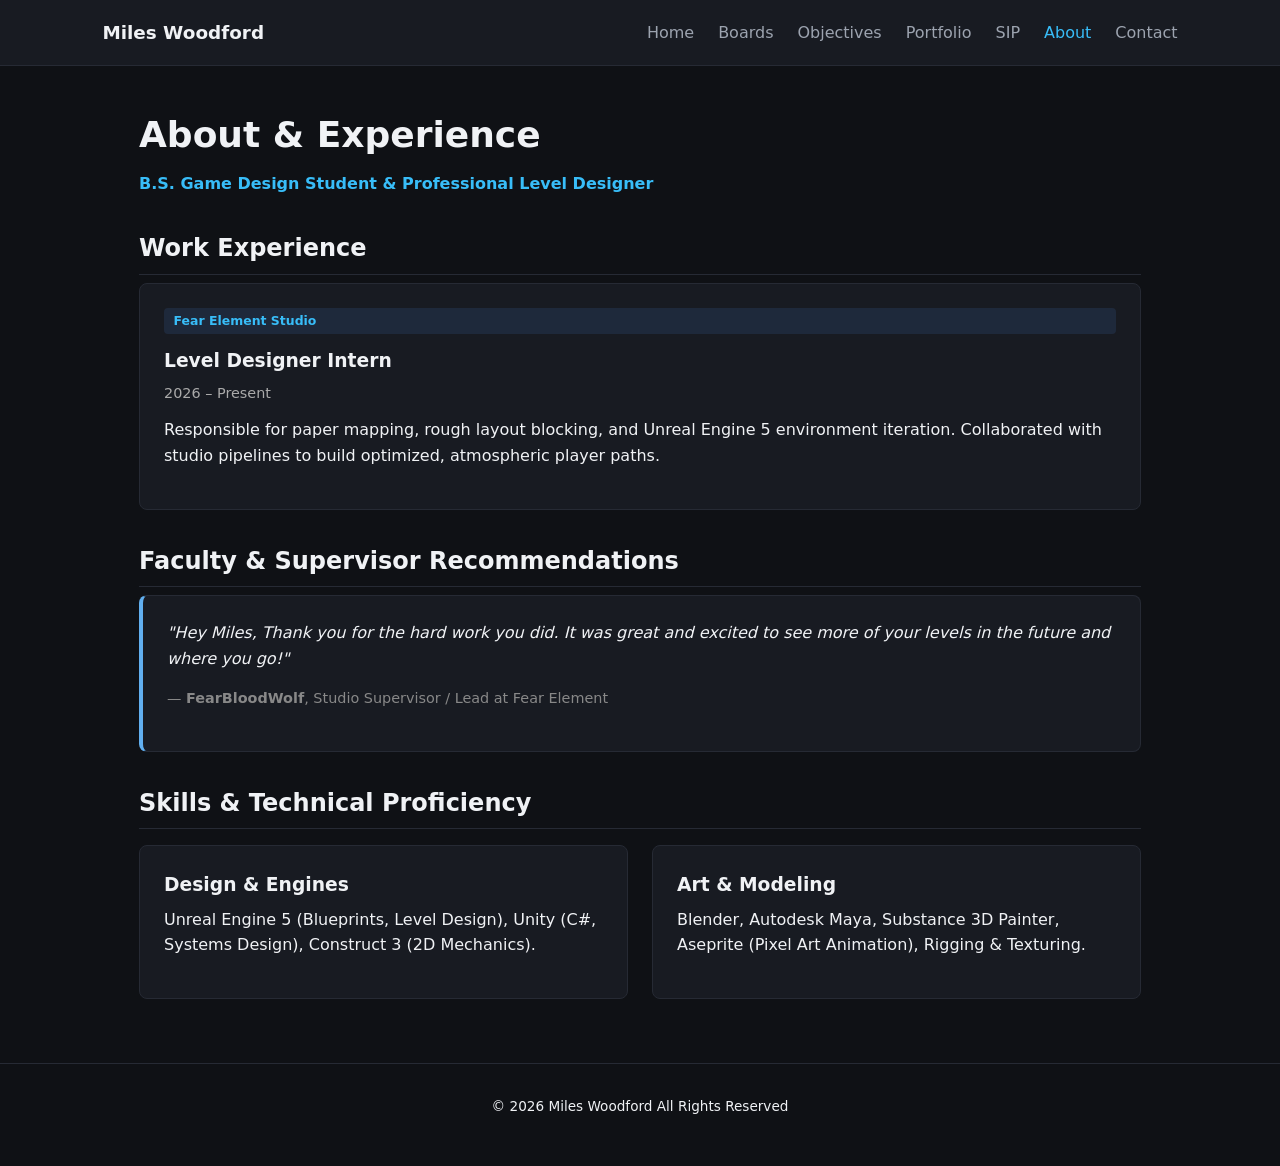
<file: about.html>
<!DOCTYPE html>
<html lang="en">
<head>
  <meta charset="UTF-8">
  <meta name="viewport" content="width=device-width, initial-scale=1.0">
  <title>Miles Woodford | About &amp; Experience</title>
  <link rel="stylesheet" href="css/style.css">
</head>
<body>

  <nav>
    <a href="index.html" class="logo">Miles Woodford</a>
    <ul>
      <li><a href="index.html">Home</a></li>
      <li><a href="boards.html">Boards</a></li>
      <li><a href="objectives.html">Objectives</a></li>
      <li><a href="portfolio.html">Portfolio</a></li>
      <li><a href="sip.html">SIP</a></li>
      <li><a href="about.html" class="active">About</a></li>
      <li><a href="contact.html">Contact</a></li>
    </ul>
  </nav>

  <main>
    <section class="hero">
      <h1>About &amp; Experience</h1>
      <p class="subtitle">B.S. Game Design Student &amp; Professional Level Designer</p>
    </section>

    <h2>Work Experience</h2>
    <div class="card" style="margin-bottom: 2rem;">
      <span class="tag">Fear Element Studio</span>
      <h3>Level Designer Intern</h3>
      <p style="color: #aaa; font-size: 0.9rem; margin-bottom: 0.75rem;">2026 – Present</p>
      <p>Responsible for paper mapping, rough layout blocking, and Unreal Engine 5 environment iteration. Collaborated with studio pipelines to build optimized, atmospheric player paths.</p>
    </div>

    <h2>Faculty &amp; Supervisor Recommendations</h2>
    <div class="card" style="margin-bottom: 2rem; border-left: 4px solid #61afef;">
      <p style="font-style: italic; margin-bottom: 1rem;">"Hey Miles, Thank you for the hard work you did. It was great and excited to see more of your levels in the future and where you go!"</p>
      <p style="font-size: 0.9rem; color: #888;">— <strong>FearBloodWolf</strong>, Studio Supervisor / Lead at Fear Element</p>
    </div>

    <h2>Skills &amp; Technical Proficiency</h2>
    <div class="grid">
      <div class="card">
        <h3>Design &amp; Engines</h3>
        <p>Unreal Engine 5 (Blueprints, Level Design), Unity (C#, Systems Design), Construct 3 (2D Mechanics).</p>
      </div>
      <div class="card">
        <h3>Art &amp; Modeling</h3>
        <p>Blender, Autodesk Maya, Substance 3D Painter, Aseprite (Pixel Art Animation), Rigging &amp; Texturing.</p>
      </div>
    </div>
  </main>

  <footer>
    <p>&copy; 2026 Miles Woodford All Rights Reserved</p>
  </footer>

</body>
</html>
</file>
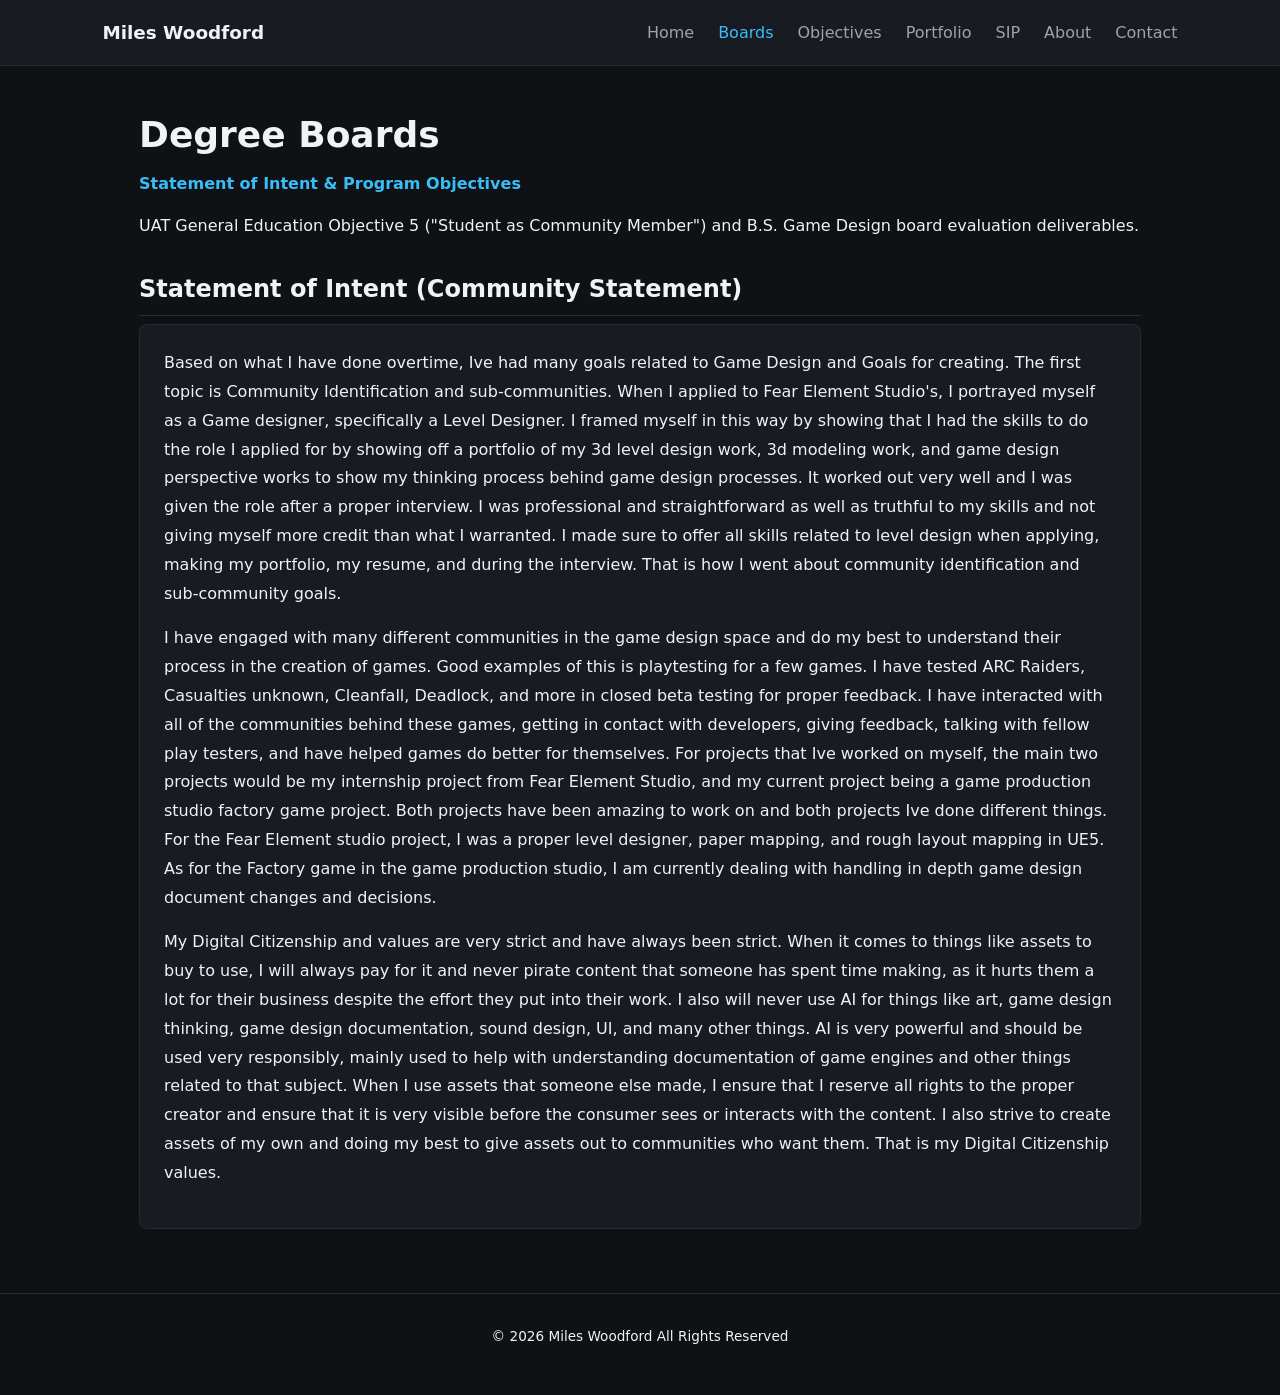
<file: boards.html>
<!DOCTYPE html>
<html lang="en">
<head>
  <meta charset="UTF-8">
  <meta name="viewport" content="width=device-width, initial-scale=1.0">
  <title>Miles Woodford | Boards &amp; Statement of Intent</title>
  <link rel="stylesheet" href="css/style.css">
</head>
<body>

  <nav>
    <a href="index.html" class="logo">Miles Woodford</a>
    <ul>
      <li><a href="index.html">Home</a></li>
      <li><a href="boards.html" class="active">Boards</a></li>
      <li><a href="objectives.html">Objectives</a></li>
      <li><a href="portfolio.html">Portfolio</a></li>
      <li><a href="sip.html">SIP</a></li>
      <li><a href="about.html">About</a></li>
      <li><a href="contact.html">Contact</a></li>
    </ul>
  </nav>

  <main>
    <section class="hero">
      <h1>Degree Boards</h1>
      <p class="subtitle">Statement of Intent &amp; Program Objectives</p>
      <p>UAT General Education Objective 5 ("Student as Community Member") and B.S. Game Design board evaluation deliverables.</p>
    </section>

    <h2>Statement of Intent (Community Statement)</h2>
    <div class="card" style="margin-bottom: 2.5rem; line-height: 1.8;">
      <p style="margin-bottom: 1rem;">Based on what I have done overtime, Ive had many goals related to Game Design and Goals for creating. The first topic is Community Identification and sub-communities. When I applied to Fear Element Studio's, I portrayed myself as a Game designer, specifically a Level Designer. I framed myself in this way by showing that I had the skills to do the role I applied for by showing off a portfolio of my 3d level design work, 3d modeling work, and game design perspective works to show my thinking process behind game design processes. It worked out very well and I was given the role after a proper interview. I was professional and straightforward as well as truthful to my skills and not giving myself more credit than what I warranted. I made sure to offer all skills related to level design when applying, making my portfolio, my resume, and during the interview. That is how I went about community identification and sub-community goals.</p>

      <p style="margin-bottom: 1rem;">I have engaged with many different communities in the game design space and do my best to understand their process in the creation of games. Good examples of this is playtesting for a few games. I have tested ARC Raiders, Casualties unknown, Cleanfall, Deadlock, and more in closed beta testing for proper feedback. I have interacted with all of the communities behind these games, getting in contact with developers, giving feedback, talking with fellow play testers, and have helped games do better for themselves. For projects that Ive worked on myself, the main two projects would be my internship project from Fear Element Studio, and my current project being a game production studio factory game project. Both projects have been amazing to work on and both projects Ive done different things. For the Fear Element studio project, I was a proper level designer, paper mapping, and rough layout mapping in UE5. As for the Factory game in the game production studio, I am currently dealing with handling in depth game design document changes and decisions.</p>

      <p>My Digital Citizenship and values are very strict and have always been strict. When it comes to things like assets to buy to use, I will always pay for it and never pirate content that someone has spent time making, as it hurts them a lot for their business despite the effort they put into their work. I also will never use AI for things like art, game design thinking, game design documentation, sound design, UI, and many other things. AI is very powerful and should be used very responsibly, mainly used to help with understanding documentation of game engines and other things related to that subject. When I use assets that someone else made, I ensure that I reserve all rights to the proper creator and ensure that it is very visible before the consumer sees or interacts with the content. I also strive to create assets of my own and doing my best to give assets out to communities who want them. That is my Digital Citizenship values.</p>
    </div>
  </main>

  <footer>
    <p>&copy; 2026 Miles Woodford All Rights Reserved</p>
  </footer>

</body>
</html>
</file>
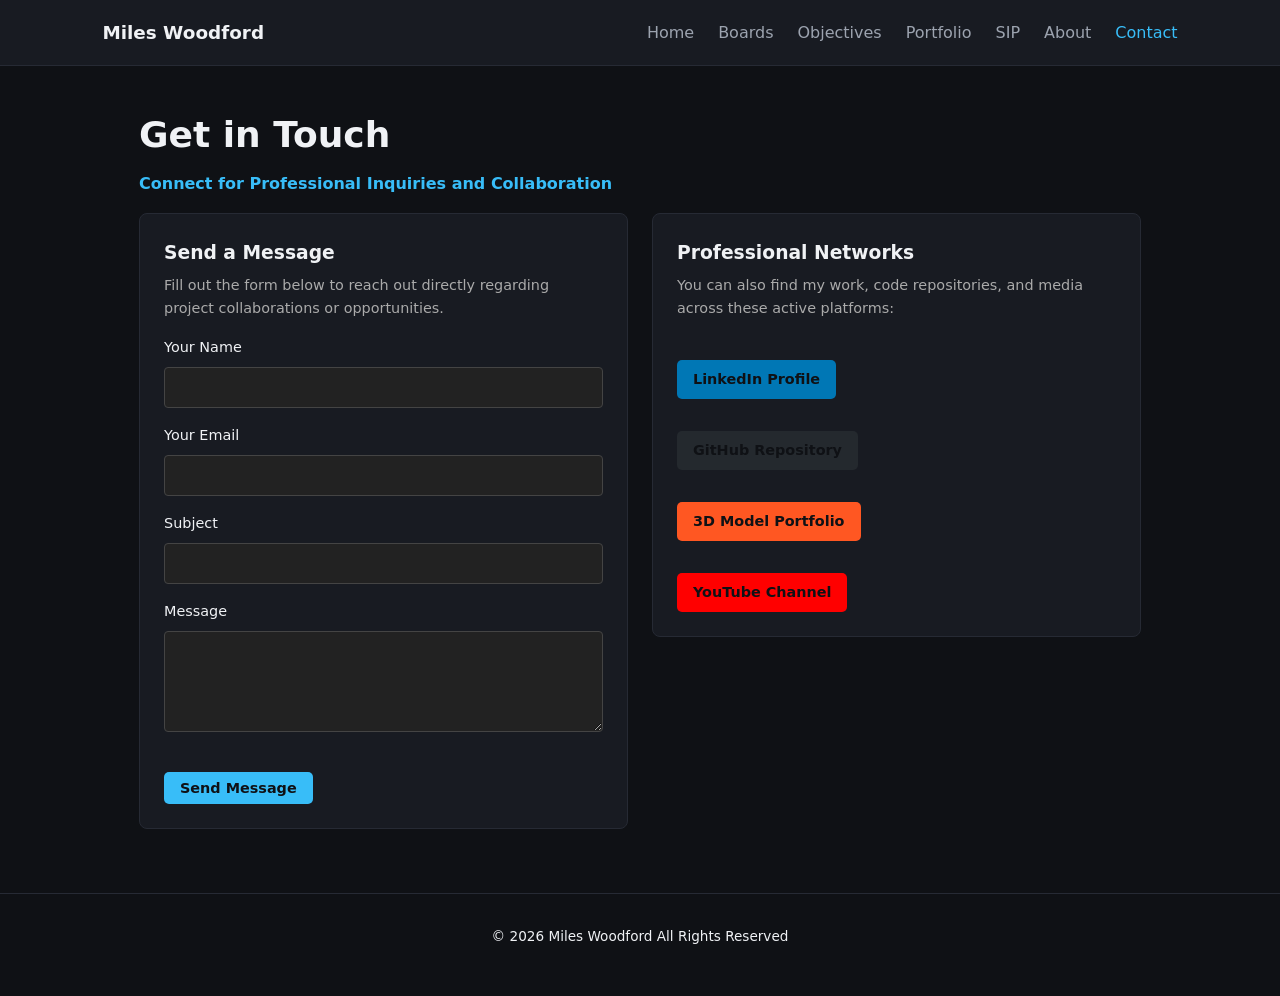
<file: contact.html>
<!DOCTYPE html>
<html lang="en">
<head>
  <meta charset="UTF-8">
  <meta name="viewport" content="width=device-width, initial-scale=1.0">
  <title>Miles Woodford | Contact</title>
  <link rel="stylesheet" href="css/style.css">
</head>
<body>

  <nav>
    <a href="index.html" class="logo">Miles Woodford</a>
    <ul>
      <li><a href="index.html">Home</a></li>
      <li><a href="boards.html">Boards</a></li>
      <li><a href="objectives.html">Objectives</a></li>
      <li><a href="portfolio.html">Portfolio</a></li>
      <li><a href="sip.html">SIP</a></li>
      <li><a href="about.html">About</a></li>
      <li><a href="contact.html" class="active">Contact</a></li>
    </ul>
  </nav>

  <main>
    <section class="hero">
      <h1>Get in Touch</h1>
      <p class="subtitle">Connect for Professional Inquiries and Collaboration</p>
    </section>

    <div class="grid" style="align-items: start;">
      <div class="card">
        <h3>Send a Message</h3>
        <p style="margin-bottom: 1rem; color: #aaa; font-size: 0.9rem;">Fill out the form below to reach out directly regarding project collaborations or opportunities.</p>
        <form action="#" method="POST" style="display: flex; flex-direction: column; gap: 1rem;">
          <div>
            <label style="display: block; margin-bottom: 0.5rem; font-size: 0.9rem;">Your Name</label>
            <input type="text" name="name" required style="width: 100%; padding: 0.75rem; background: #222; border: 1px solid #444; color: #fff; border-radius: 4px;">
          </div>
          <div>
            <label style="display: block; margin-bottom: 0.5rem; font-size: 0.9rem;">Your Email</label>
            <input type="email" name="email" required style="width: 100%; padding: 0.75rem; background: #222; border: 1px solid #444; color: #fff; border-radius: 4px;">
          </div>
          <div>
            <label style="display: block; margin-bottom: 0.5rem; font-size: 0.9rem;">Subject</label>
            <input type="text" name="subject" required style="width: 100%; padding: 0.75rem; background: #222; border: 1px solid #444; color: #fff; border-radius: 4px;">
          </div>
          <div>
            <label style="display: block; margin-bottom: 0.5rem; font-size: 0.9rem;">Message</label>
            <textarea name="message" rows="5" required style="width: 100%; padding: 0.75rem; background: #222; border: 1px solid #444; color: #fff; border-radius: 4px;"></textarea>
          </div>
          <button type="submit" class="btn" style="cursor: pointer; border: none;">Send Message</button>
        </form>
      </div>

      <div class="card">
        <h3>Professional Networks</h3>
        <p style="margin-bottom: 1.5rem; color: #aaa; font-size: 0.9rem;">You can also find my work, code repositories, and media across these active platforms:</p>
        <div style="display: flex; flex-direction: column; gap: 1rem;">
          <a href="https://linkedin.com" target="_blank" class="btn" style="text-align: center; background: #0077b5;">LinkedIn Profile</a>
          <a href="https://github.com/starlight-design111" target="_blank" class="btn" style="text-align: center; background: #24292e;">GitHub Repository</a>
          <a href="https://starlight-design111.github.io/3D-Portfolio/" target="_blank" class="btn" style="text-align: center; background: #ff5722;">3D Model Portfolio</a>
          <a href="https://www.youtube.com/@ScarletStarlight-010" target="_blank" class="btn" style="text-align: center; background: #ff0000;">YouTube Channel</a>
        </div>
      </div>
    </div>
  </main>

  <footer>
    <p>&copy; 2026 Miles Woodford All Rights Reserved</p>
  </footer>

</body>
</html>
</file>
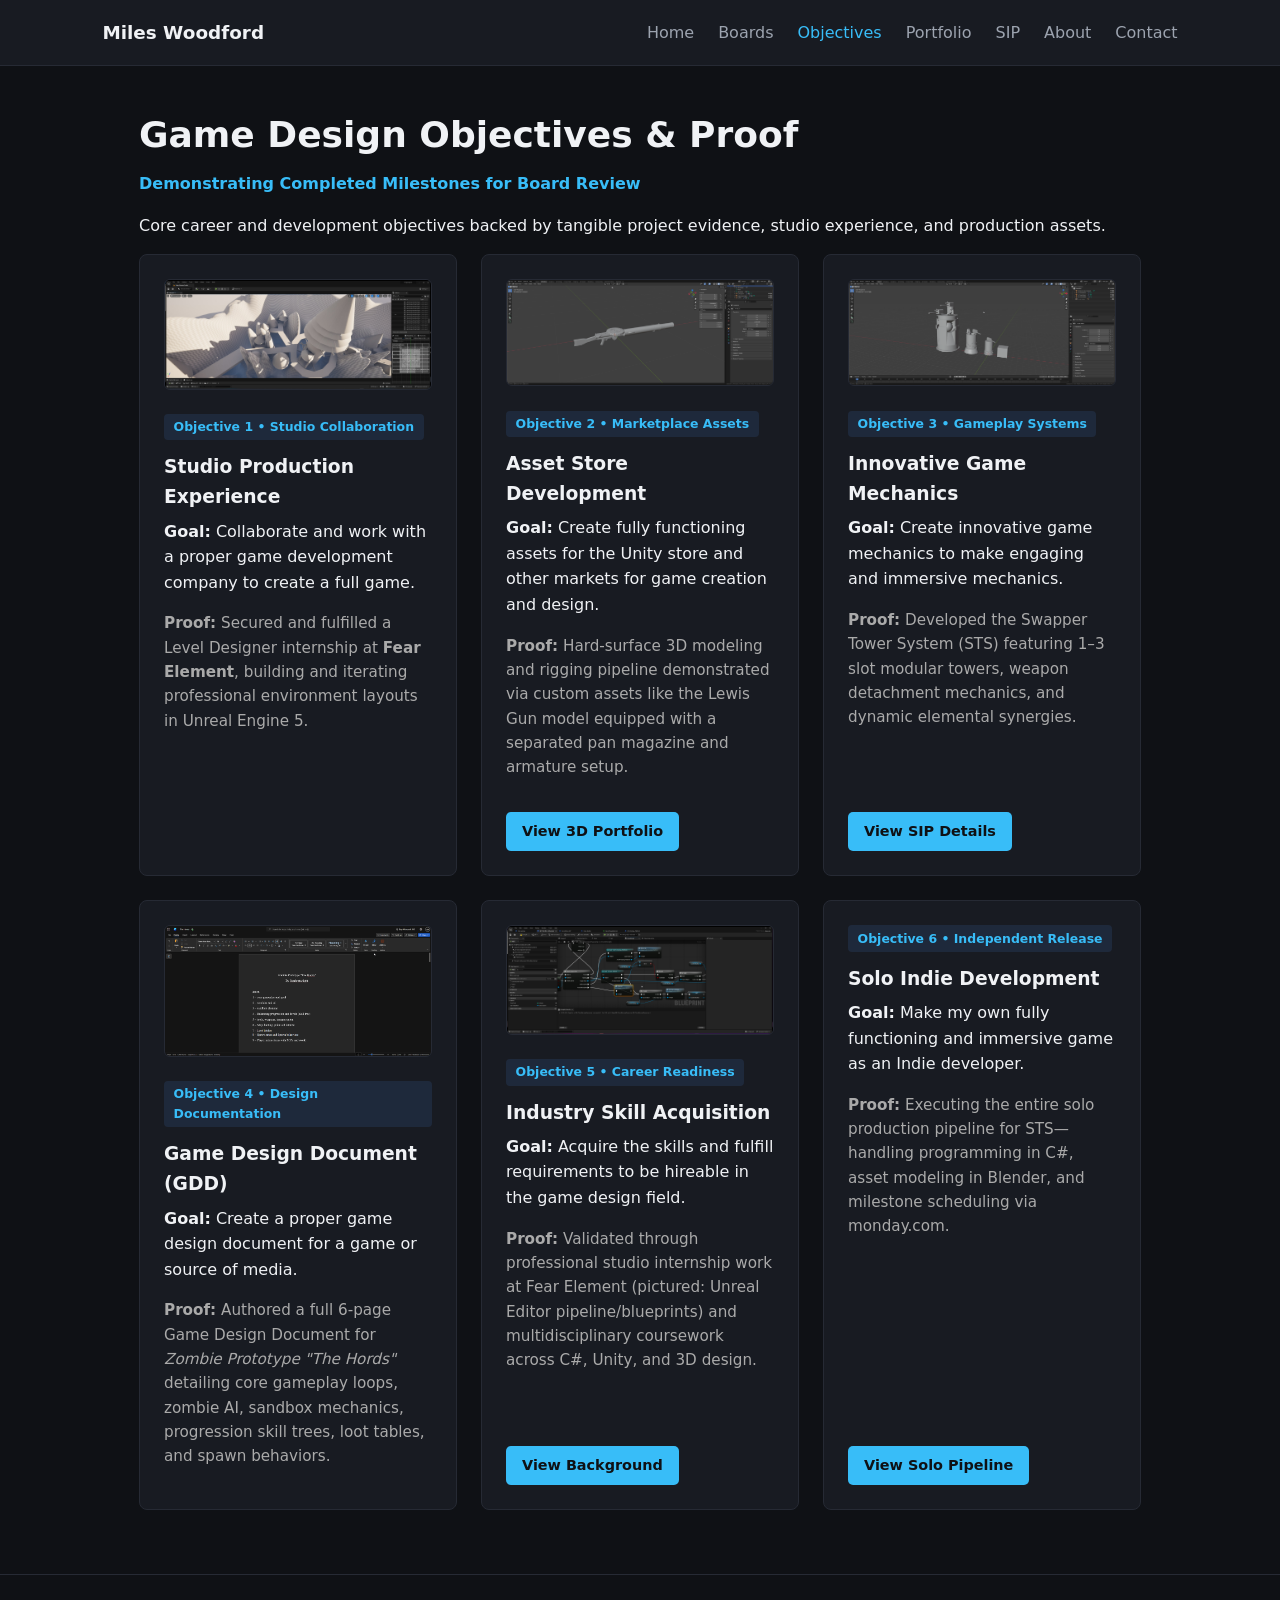
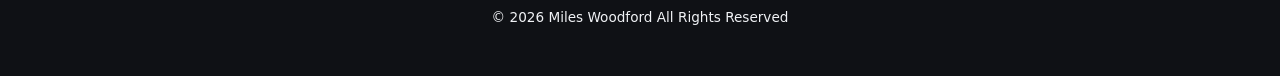
<file: objectives.html>
<!DOCTYPE html>
<html lang="en">
<head>
  <meta charset="UTF-8">
  <meta name="viewport" content="width=device-width, initial-scale=1.0">
  <title>Miles Woodford | Objectives &amp; Proof</title>
  <link rel="stylesheet" href="css/style.css">
</head>
<body>

  <nav>
    <a href="index.html" class="logo">Miles Woodford</a>
    <ul>
      <li><a href="index.html">Home</a></li>
      <li><a href="boards.html">Boards</a></li>
      <li><a href="objectives.html" class="active">Objectives</a></li>
      <li><a href="portfolio.html">Portfolio</a></li>
      <li><a href="sip.html">SIP</a></li>
      <li><a href="about.html">About</a></li>
      <li><a href="contact.html">Contact</a></li>
    </ul>
  </nav>

  <main>
    <section class="hero">
      <h1>Game Design Objectives &amp; Proof</h1>
      <p class="subtitle">Demonstrating Completed Milestones for Board Review</p>
      <p>Core career and development objectives backed by tangible project evidence, studio experience, and production assets.</p>
    </section>

    <div class="grid">
      <!-- Objective 1 -->
      <div class="card">
        <div>
          <img src="assets/UnrealEditor_vIFKzrA0vY.jpg" alt="Fear Element Level Design Work">
          <span class="tag">Objective 1 • Studio Collaboration</span>
          <h3>Studio Production Experience</h3>
          <p><strong>Goal:</strong> Collaborate and work with a proper game development company to create a full game.</p>
          <p style="margin-top: 0.75rem; color: #aaa; font-size: 0.95rem;"><strong>Proof:</strong> Secured and fulfilled a Level Designer internship at <strong>Fear Element</strong>, building and iterating professional environment layouts in Unreal Engine 5.</p>
        </div>
      </div>

      <!-- Objective 2 -->
      <div class="card">
        <div>
          <img src="assets/blender_7kWw8UkM6v.png" alt="Lewis Gun 3D Asset Model">
          <span class="tag">Objective 2 • Marketplace Assets</span>
          <h3>Asset Store Development</h3>
          <p><strong>Goal:</strong> Create fully functioning assets for the Unity store and other markets for game creation and design.</p>
          <p style="margin-top: 0.75rem; color: #aaa; font-size: 0.95rem;"><strong>Proof:</strong> Hard-surface 3D modeling and rigging pipeline demonstrated via custom assets like the Lewis Gun model equipped with a separated pan magazine and armature setup.</p>
        </div>
        <a href="https://starlight-design111.github.io/3D-Portfolio/" target="_blank" class="btn">View 3D Portfolio</a>
      </div>

      <!-- Objective 3 -->
      <div class="card">
        <div>
          <img src="assets/blender_f3UlkpCoZs.png" alt="STS Tower Bases in Blender">
          <span class="tag">Objective 3 • Gameplay Systems</span>
          <h3>Innovative Game Mechanics</h3>
          <p><strong>Goal:</strong> Create innovative game mechanics to make engaging and immersive mechanics.</p>
          <p style="margin-top: 0.75rem; color: #aaa; font-size: 0.95rem;"><strong>Proof:</strong> Developed the Swapper Tower System (STS) featuring 1–3 slot modular towers, weapon detachment mechanics, and dynamic elemental synergies.</p>
        </div>
        <a href="sip.html" class="btn">View SIP Details</a>
      </div>

      <!-- Objective 4 -->
      <div class="card">
        <div>
          <img src="assets/opera_Ata8c6ucGZ.png" alt="Zombie Prototype The Hords GDD Index">
          <span class="tag">Objective 4 • Design Documentation</span>
          <h3>Game Design Document (GDD)</h3>
          <p><strong>Goal:</strong> Create a proper game design document for a game or source of media.</p>
          <p style="margin-top: 0.75rem; color: #aaa; font-size: 0.95rem;"><strong>Proof:</strong> Authored a full 6-page Game Design Document for <em>Zombie Prototype "The Hords"</em> detailing core gameplay loops, zombie AI, sandbox mechanics, progression skill trees, loot tables, and spawn behaviors.</p>
        </div>
      </div>

      <!-- Objective 5 -->
      <div class="card">
        <div>
          <img src="assets/UnrealEditor_x8xv6wuGtv.png" alt="Fear Element Unreal Editor Pipeline">
          <span class="tag">Objective 5 • Career Readiness</span>
          <h3>Industry Skill Acquisition</h3>
          <p><strong>Goal:</strong> Acquire the skills and fulfill requirements to be hireable in the game design field.</p>
          <p style="margin-top: 0.75rem; color: #aaa; font-size: 0.95rem;"><strong>Proof:</strong> Validated through professional studio internship work at Fear Element (pictured: Unreal Editor pipeline/blueprints) and multidisciplinary coursework across C#, Unity, and 3D design.</p>
        </div>
        <a href="about.html" class="btn">View Background</a>
      </div>

      <!-- Objective 6 -->
      <div class="card">
        <div>
          <span class="tag">Objective 6 • Independent Release</span>
          <h3>Solo Indie Development</h3>
          <p><strong>Goal:</strong> Make my own fully functioning and immersive game as an Indie developer.</p>
          <p style="margin-top: 0.75rem; color: #aaa; font-size: 0.95rem;"><strong>Proof:</strong> Executing the entire solo production pipeline for STS—handling programming in C#, asset modeling in Blender, and milestone scheduling via monday.com.</p>
        </div>
        <a href="sip.html" class="btn">View Solo Pipeline</a>
      </div>
    </div>
  </main>

  <footer>
    <p>&copy; 2026 Miles Woodford All Rights Reserved</p>
  </footer>

</body>
</html>
</file>
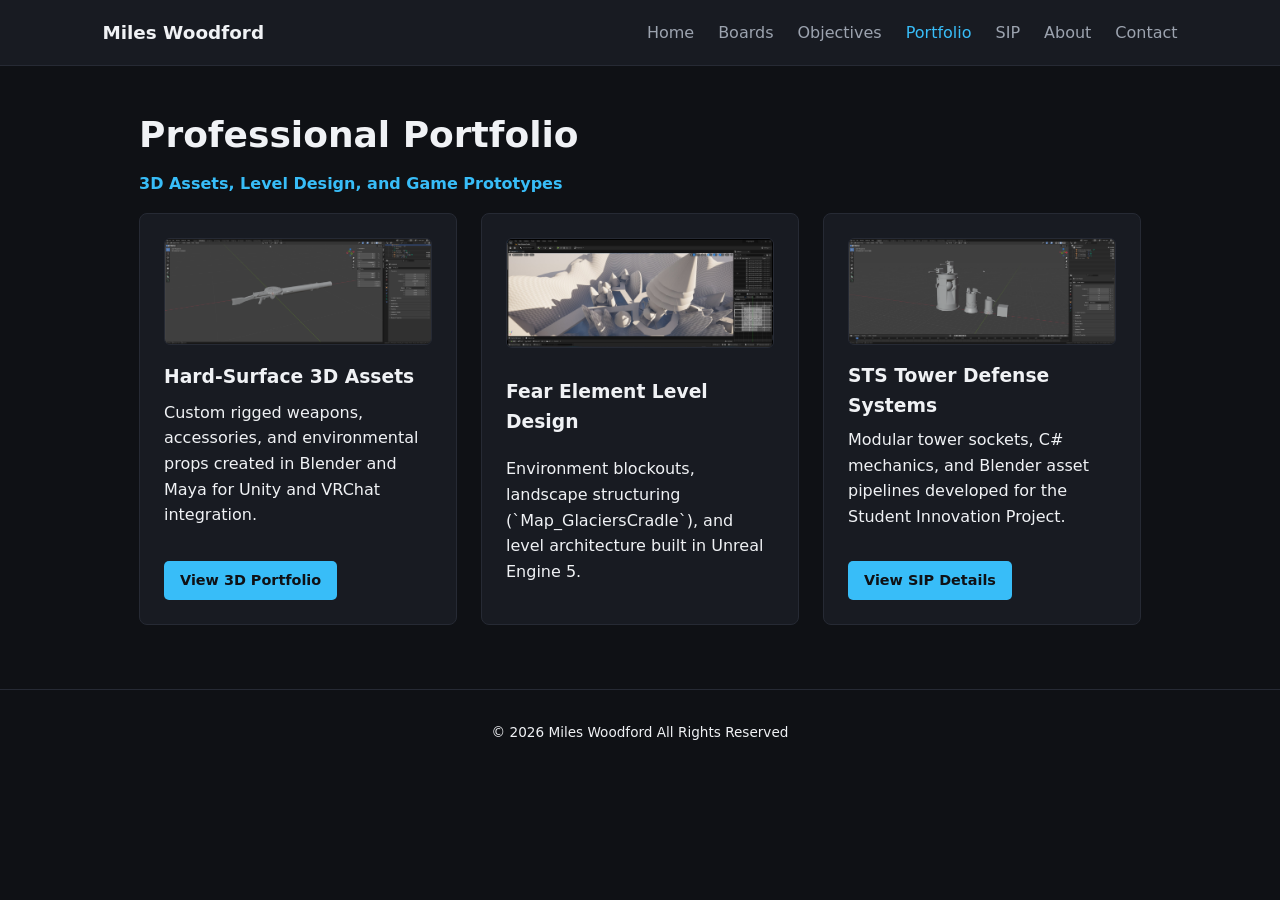
<file: portfolio.html>
<!DOCTYPE html>
<html lang="en">
<head>
  <meta charset="UTF-8">
  <meta name="viewport" content="width=device-width, initial-scale=1.0">
  <title>Miles Woodford | Portfolio</title>
  <link rel="stylesheet" href="css/style.css">
</head>
<body>

  <nav>
    <a href="index.html" class="logo">Miles Woodford</a>
    <ul>
      <li><a href="index.html">Home</a></li>
      <li><a href="boards.html">Boards</a></li>
      <li><a href="objectives.html">Objectives</a></li>
      <li><a href="portfolio.html" class="active">Portfolio</a></li>
      <li><a href="sip.html">SIP</a></li>
      <li><a href="about.html">About</a></li>
      <li><a href="contact.html">Contact</a></li>
    </ul>
  </nav>

  <main>
    <section class="hero">
      <h1>Professional Portfolio</h1>
      <p class="subtitle">3D Assets, Level Design, and Game Prototypes</p>
    </section>

    <div class="grid">
      <div class="card">
        <img src="assets/blender_7kWw8UkM6v.png" alt="Lewis Gun Asset">
        <h3>Hard-Surface 3D Assets</h3>
        <p>Custom rigged weapons, accessories, and environmental props created in Blender and Maya for Unity and VRChat integration.</p>
        <a href="https://starlight-design111.github.io/3D-Portfolio/" target="_blank" class="btn">View 3D Portfolio</a>
      </div>
      <div class="card">
        <img src="assets/UnrealEditor_vIFKzrA0vY.jpg" alt="Fear Element Level Design">
        <h3>Fear Element Level Design</h3>
        <p>Environment blockouts, landscape structuring (`Map_GlaciersCradle`), and level architecture built in Unreal Engine 5.</p>
      </div>
      <div class="card">
        <img src="assets/blender_f3UlkpCoZs.png" alt="STS Towers">
        <h3>STS Tower Defense Systems</h3>
        <p>Modular tower sockets, C# mechanics, and Blender asset pipelines developed for the Student Innovation Project.</p>
        <a href="sip.html" class="btn">View SIP Details</a>
      </div>
    </div>
  </main>

  <footer>
    <p>&copy; 2026 Miles Woodford All Rights Reserved</p>
  </footer>

</body>
</html>
</file>
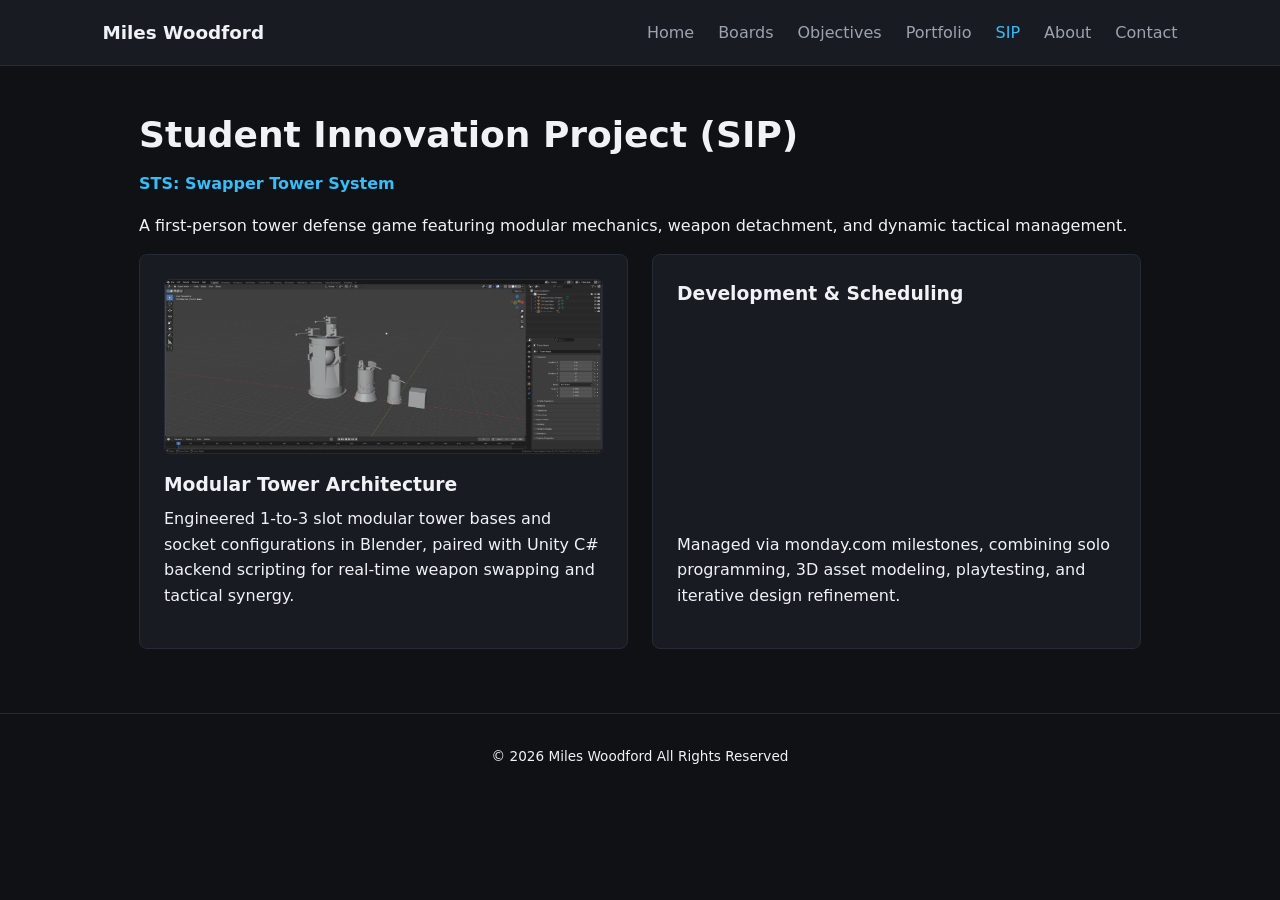
<file: sip.html>
<!DOCTYPE html>
<html lang="en">
<head>
  <meta charset="UTF-8">
  <meta name="viewport" content="width=device-width, initial-scale=1.0">
  <title>Miles Woodford | SIP - STS</title>
  <link rel="stylesheet" href="css/style.css">
</head>
<body>

  <nav>
    <a href="index.html" class="logo">Miles Woodford</a>
    <ul>
      <li><a href="index.html">Home</a></li>
      <li><a href="boards.html">Boards</a></li>
      <li><a href="objectives.html">Objectives</a></li>
      <li><a href="portfolio.html">Portfolio</a></li>
      <li><a href="sip.html" class="active">SIP</a></li>
      <li><a href="about.html">About</a></li>
      <li><a href="contact.html">Contact</a></li>
    </ul>
  </nav>

  <main>
    <section class="hero">
      <h1>Student Innovation Project (SIP)</h1>
      <p class="subtitle">STS: Swapper Tower System</p>
      <p>A first-person tower defense game featuring modular mechanics, weapon detachment, and dynamic tactical management.</p>
    </section>

    <div class="grid">
      <div class="card">
        <img src="assets/blender_f3UlkpCoZs.png" alt="STS Tower Bases">
        <h3>Modular Tower Architecture</h3>
        <p>Engineered 1-to-3 slot modular tower bases and socket configurations in Blender, paired with Unity C# backend scripting for real-time weapon swapping and tactical synergy.</p>
      </div>
      <div class="card">
        <h3>Development &amp; Scheduling</h3>
        <p>Managed via monday.com milestones, combining solo programming, 3D asset modeling, playtesting, and iterative design refinement.</p>
      </div>
    </div>
  </main>

  <footer>
    <p>&copy; 2026 Miles Woodford All Rights Reserved</p>
  </footer>

</body>
</html>
</file>
<file: css/style.css>
:root {
  --bg: #0f1115;
  --card: #181b22;
  --border: #262a34;
  --text: #f0f2f5;
  --muted: #9ca3af;
  --accent: #38bdf8;
}

* { 
  box-sizing: border-box; 
  margin: 0; 
  padding: 0; 
  font-family: system-ui, -apple-system, sans-serif; 
}

body { 
  background: var(--bg); 
  color: var(--text); 
  line-height: 1.6; 
}

/* Navigation Bar */
nav {
  display: flex; 
  justify-content: space-between; 
  align-items: center;
  padding: 1.1rem 8%; 
  background: var(--card); 
  border-bottom: 1px solid var(--border);
  position: sticky; 
  top: 0; 
  z-index: 100;
}

nav .logo { 
  font-weight: 700; 
  font-size: 1.15rem; 
  color: var(--text); 
  text-decoration: none; 
}

nav ul { 
  display: flex; 
  gap: 1.5rem; 
  list-style: none; 
  flex-wrap: wrap; 
}

nav a { 
  color: var(--muted); 
  text-decoration: none; 
  font-weight: 500; 
  transition: color 0.2s; 
}

nav a:hover, nav a.active { 
  color: var(--accent); 
}

/* Layout & Typography */
main { 
  max-width: 1050px; 
  margin: 2.5rem auto; 
  padding: 0 1.5rem; 
}

h1 { 
  font-size: 2.25rem; 
  margin-bottom: 0.5rem; 
}

h2 { 
  font-size: 1.5rem; 
  margin: 2rem 0 0.5rem; 
  border-bottom: 1px solid var(--border); 
  padding-bottom: 0.4rem; 
}

.subtitle { 
  color: var(--accent); 
  font-weight: 600; 
  margin-bottom: 1rem; 
}

p { 
  margin-bottom: 1rem; 
  color: var(--text); 
}

.muted { 
  color: var(--muted); 
  font-size: 0.95rem;
  margin-bottom: 1.25rem;
}

/* Cards & Grids */
.grid { 
  display: grid; 
  grid-template-columns: repeat(auto-fit, minmax(300px, 1fr)); 
  gap: 1.5rem; 
  margin-top: 1rem; 
}

.card { 
  background: var(--card); 
  padding: 1.5rem; 
  border-radius: 8px; 
  border: 1px solid var(--border); 
  display: flex; 
  flex-direction: column; 
  justify-content: space-between; 
}

.card img, .card video { 
  width: 100%; 
  border-radius: 6px; 
  margin-bottom: 1rem; 
  border: 1px solid var(--border); 
}

.card h3 { 
  margin-bottom: 0.4rem; 
}

.tag { 
  display: inline-block; 
  background: #1e293b; 
  color: var(--accent); 
  font-size: 0.78rem; 
  padding: 0.2rem 0.6rem; 
  border-radius: 4px; 
  margin-bottom: 0.75rem; 
  font-weight: 600; 
}

.btn { 
  display: inline-block; 
  padding: 0.5rem 1rem; 
  background: var(--accent); 
  color: #0f1115; 
  font-weight: 600; 
  border-radius: 5px; 
  text-decoration: none; 
  font-size: 0.9rem; 
  margin-top: 1rem; 
  align-self: flex-start; 
}

.btn:hover {
  opacity: 0.9;
}

/* Footer */
footer { 
  text-align: center; 
  padding: 2rem; 
  color: var(--muted); 
  font-size: 0.85rem; 
  margin-top: 4rem; 
  border-top: 1px solid var(--border); 
}

footer a { 
  color: var(--accent); 
  text-decoration: none; 
}
</file>
